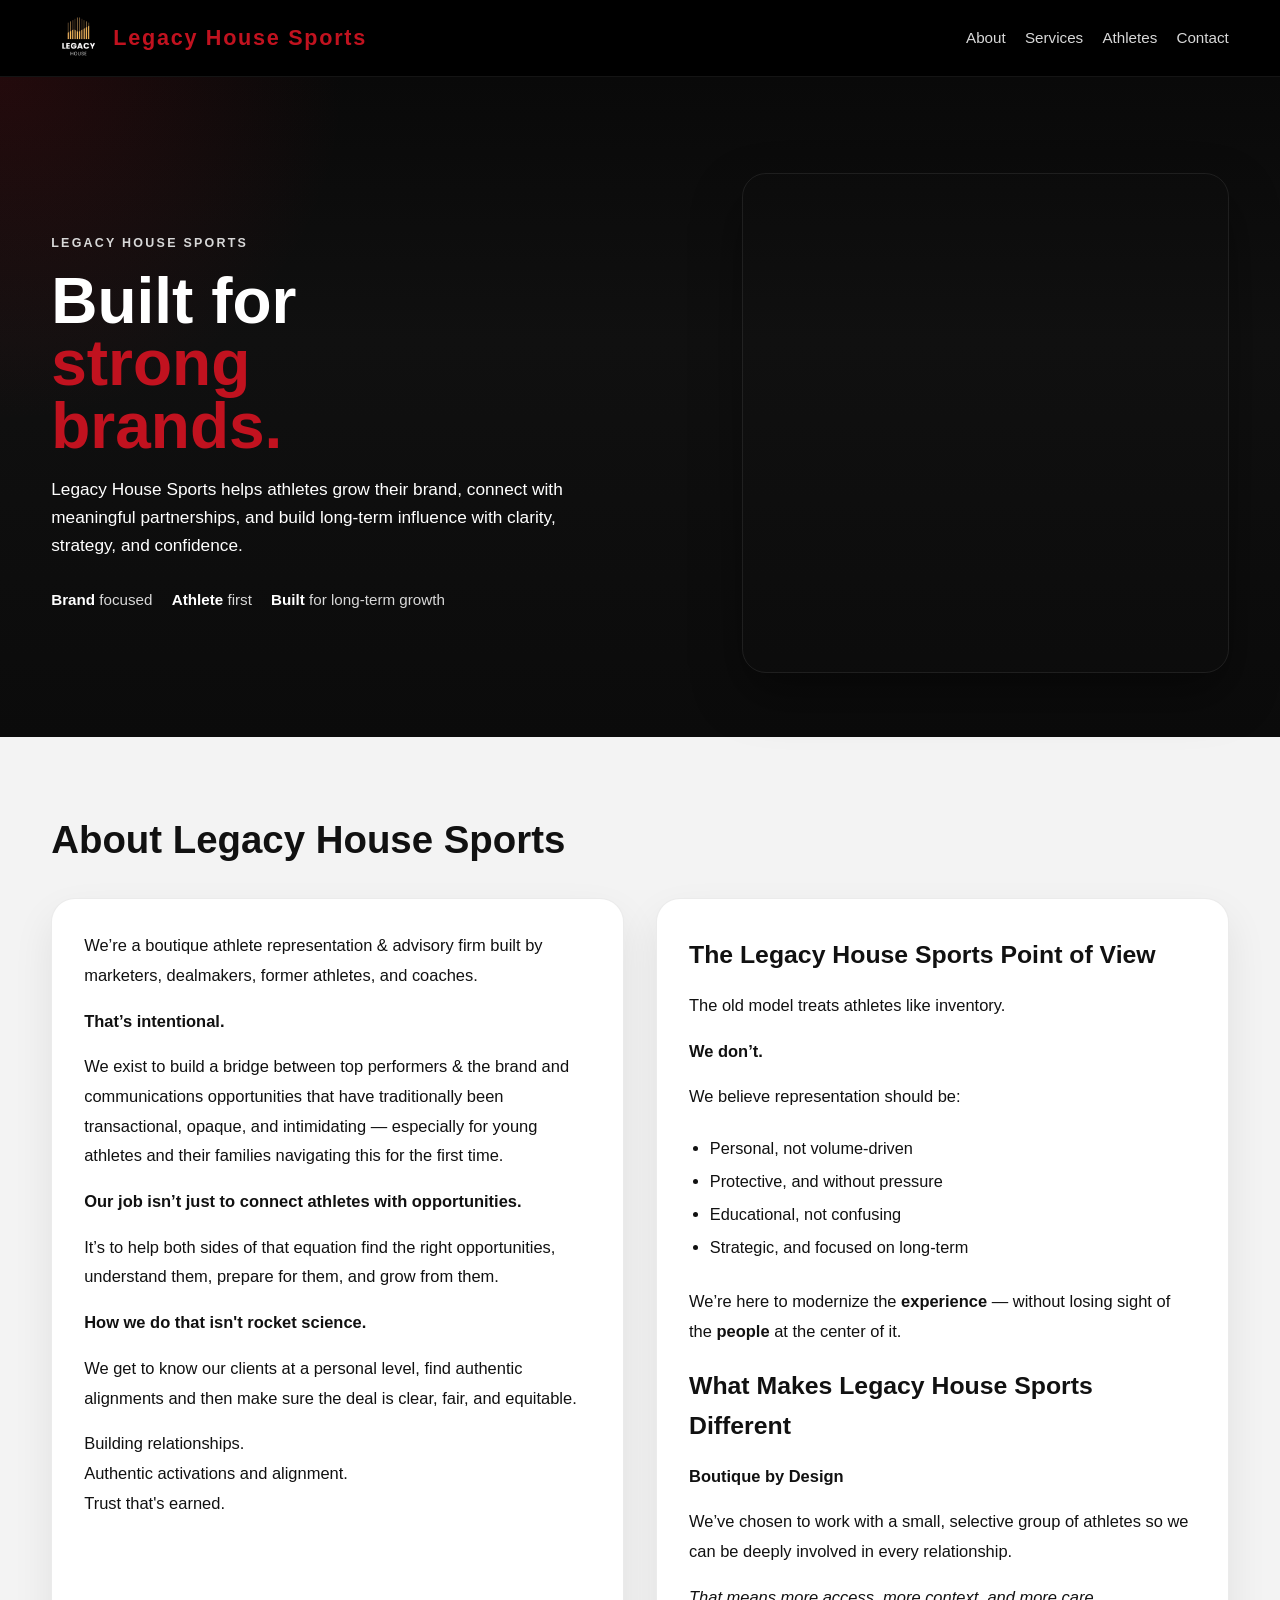
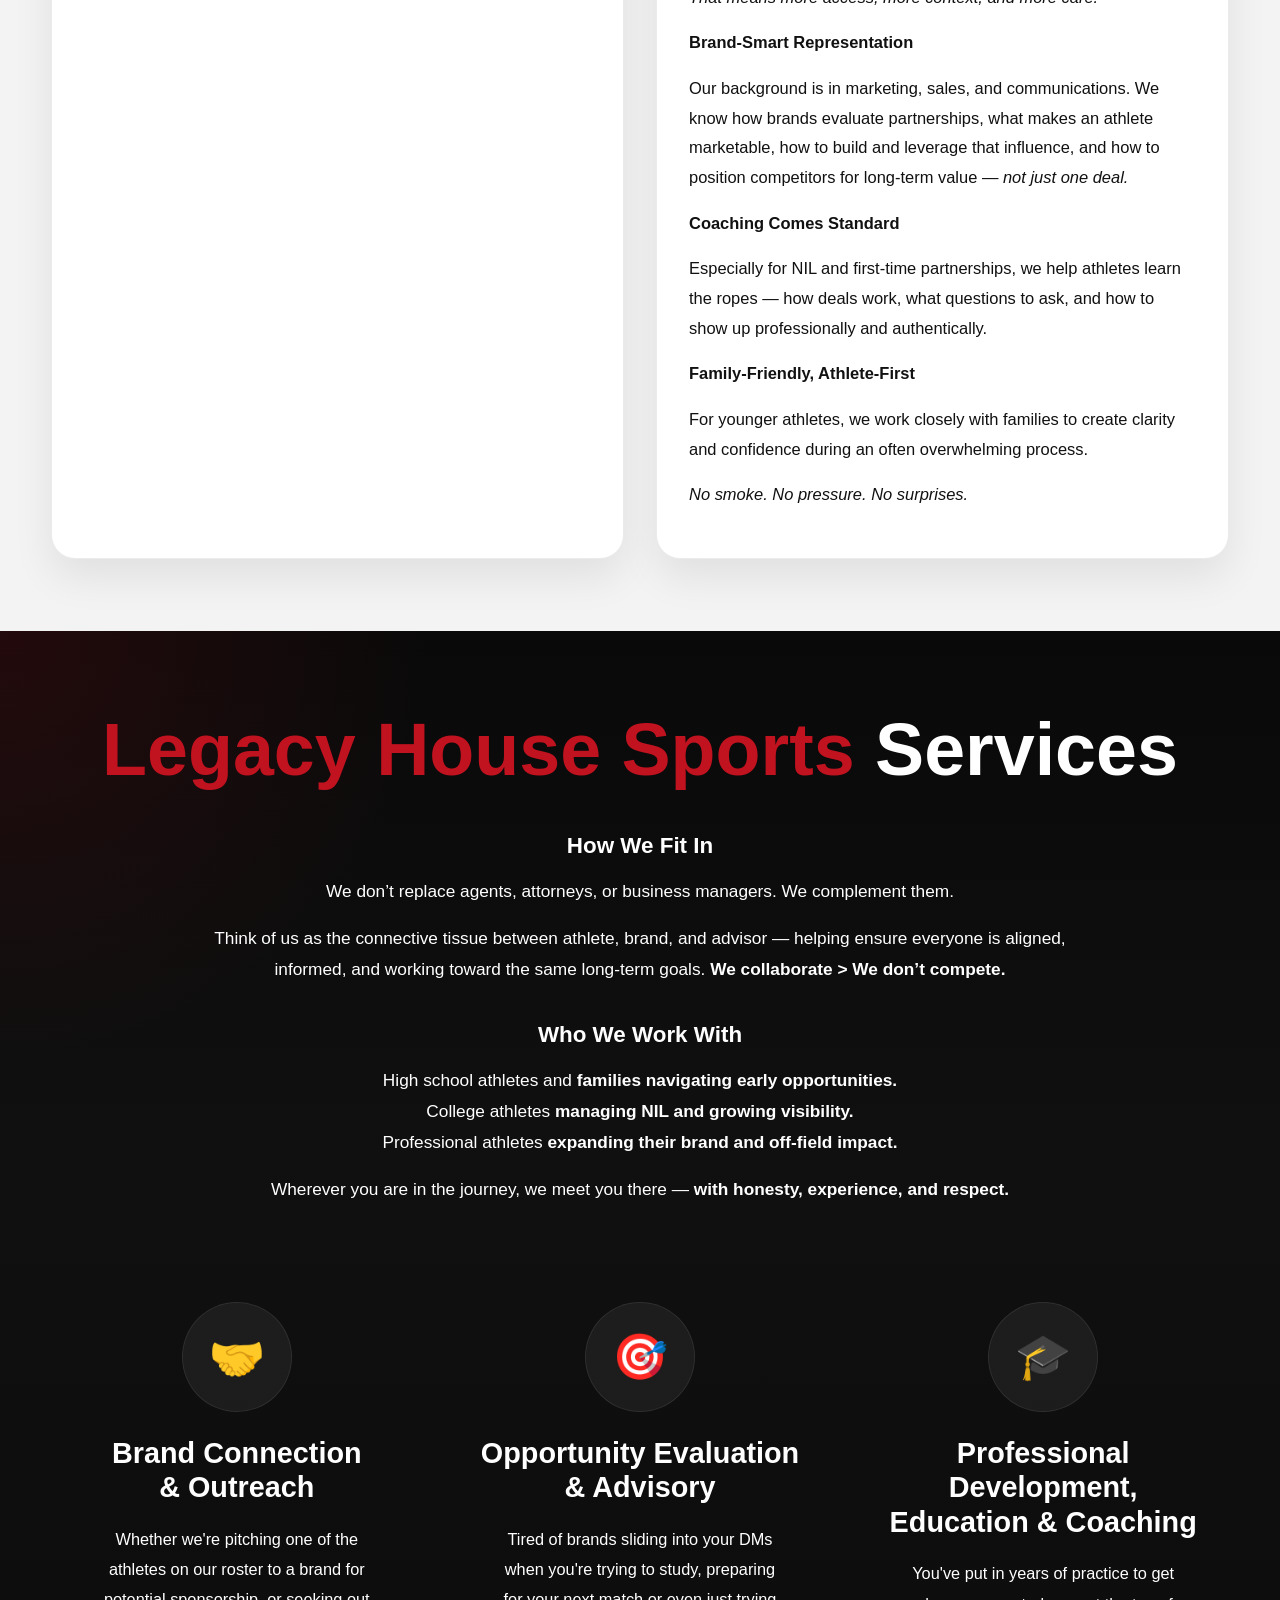
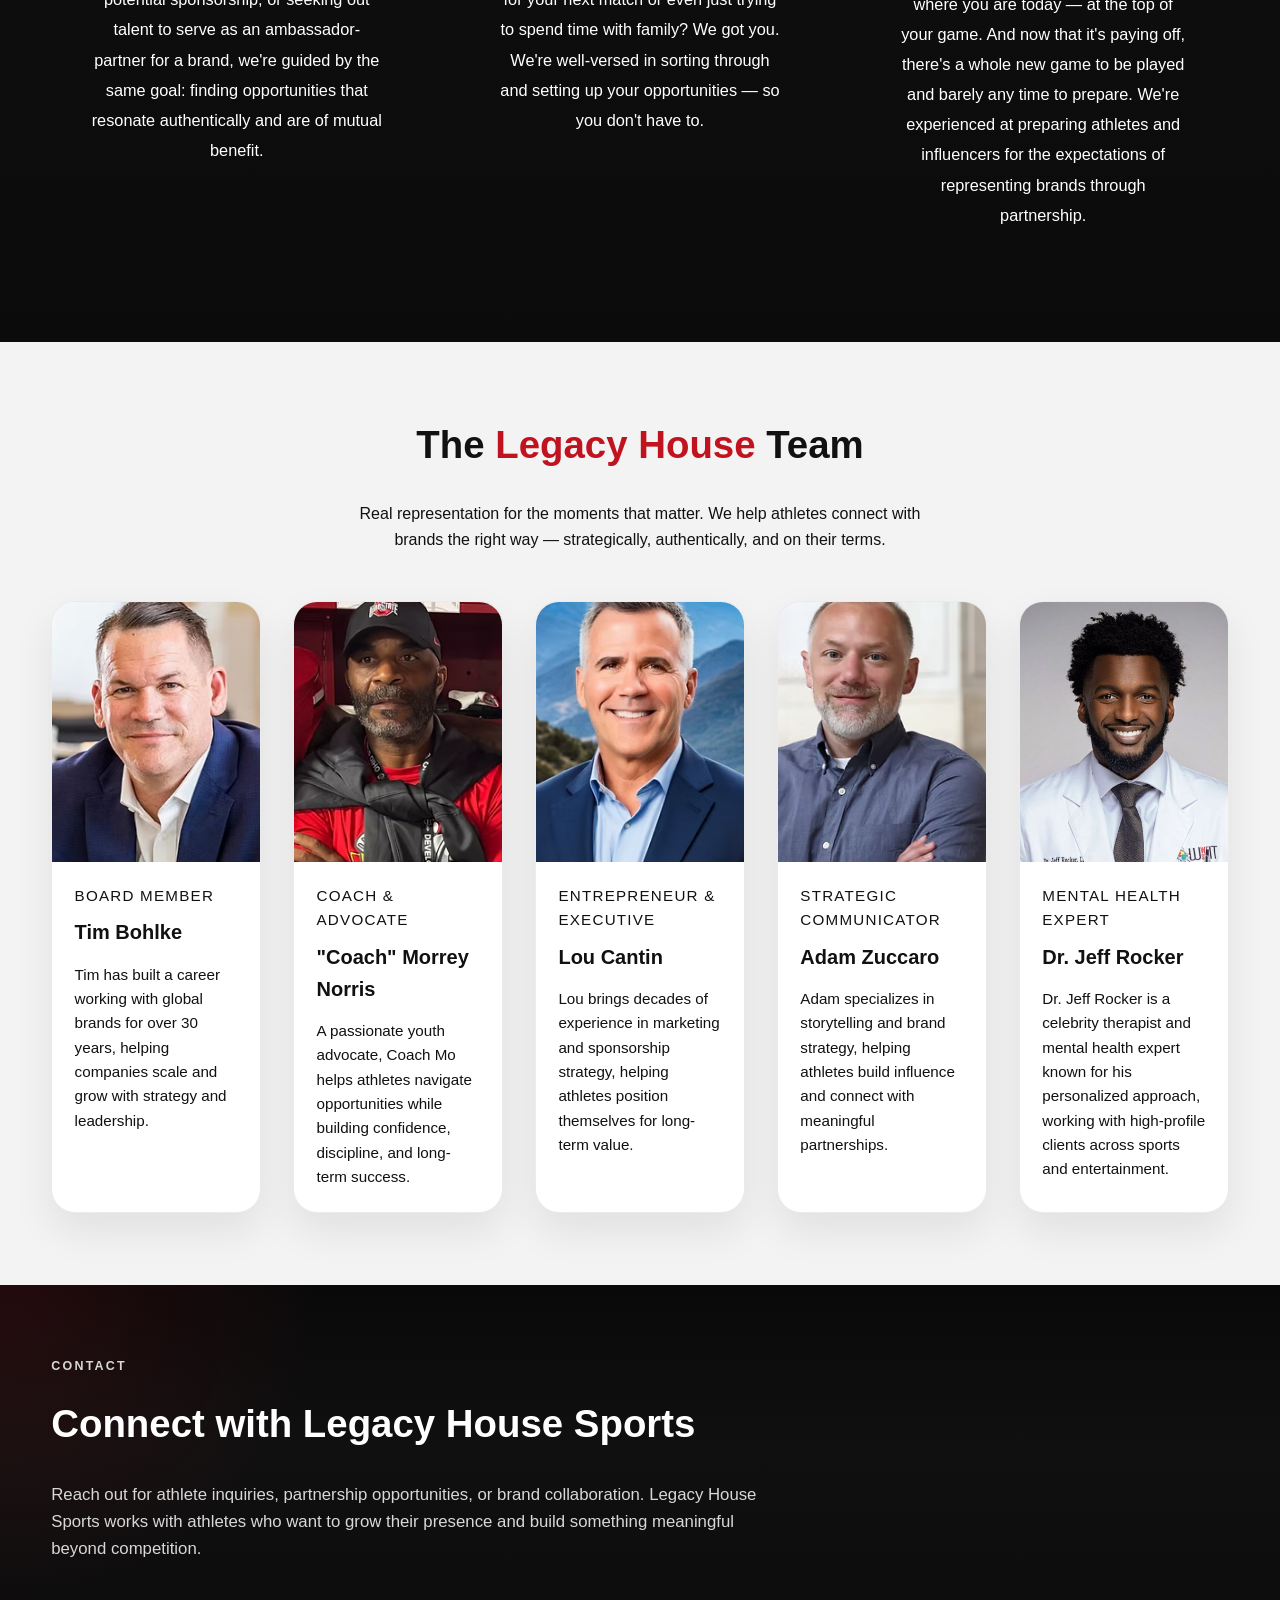
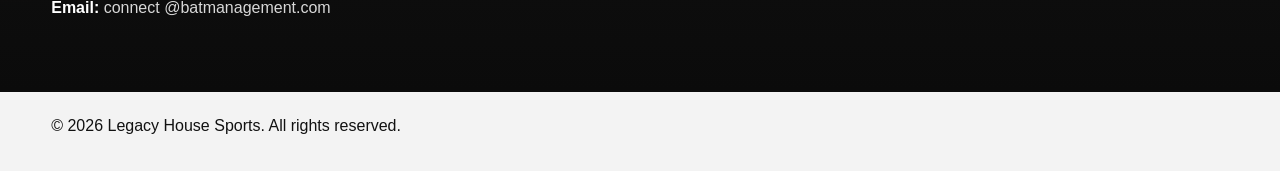
<file: index.html>
<!DOCTYPE html>
<html lang="en">
<head>
  <meta charset="UTF-8" />
  <meta name="viewport" content="width=device-width, initial-scale=1.0" />

  <title>Legacy House Sports | Athlete-First Representation</title>
  <meta name="description" content="Legacy House Sports helps athletes grow their brand, connect with meaningful partnerships, and build long-term influence." />

  <!-- IMPORTANT: remove noimageindex -->
  <meta name="robots" content="index, follow">

  <!-- Open Graph (MAIN PREVIEW) -->
  <meta property="og:type" content="website" />
  <meta property="og:title" content="Legacy House Sports" />
  <meta property="og:description" content="Helping athletes grow their brand and build long-term partnerships." />
  <meta property="og:url" content="https://legacyhousesports.com/" />
  <meta property="og:image" content="pictures/Screenshot 2026-03-20 074750.png" />

  <!-- Twitter -->
  <meta name="twitter:card" content="summary_large_image" />
  <meta name="twitter:title" content="Legacy House Sports" />
  <meta name="twitter:description" content="Helping athletes grow their brand and build long-term partnerships." />
  <meta name="twitter:image" content="pictures/Screenshot 2026-03-20 074750.png" />

  <link rel="stylesheet" href="styles.css" />
</head>
<body>
  <header class="site-header">
    <div class="container nav">
      <a href="#home" class="logo">
  <img src="pictures/Screenshot 2026-03-20 074750.png" alt="Legacy House Sports logo" />
  <span>Legacy <span class="accent">House</span> Sports</span>
</a>
      <nav class="nav-links">
        <a href="#about">About</a>
        <a href="#services">Services</a>
         <a href="athletes.html">Athletes</a>
        <a href="#contact">Contact</a>
      </nav>
    </div>
  </header>

  <main>
    <section class="hero section-dark" id="home">
      <div class="container hero-grid">
        <div class="hero-copy">
          <div class="eyebrow">Legacy House Sports</div>
          <h1>Built for <span>strong brands.</span></h1>
          <p>
            Legacy House Sports helps athletes grow their brand, connect with meaningful partnerships, and build long-term influence with clarity, strategy, and confidence.
          </p>


          <div class="hero-strip">
            <span><strong>Brand</strong> focused</span>
            <span><strong>Athlete</strong> first</span>
            <span><strong>Built</strong> for long-term growth</span>
          </div>
        </div> 

        <div class="hero-image hero-slider">
        <div class="hero-slide"></div>
        <div class="hero-slide"></div>
        <div class="hero-slide"></div>
        <div class="hero-slide"></div>
       </div>
      </div>
    </section>

    <section id="about" class="section-light">
      <div class="container">
        <div class="section-head">
          <h2>About Legacy House Sports</h2>
        </div>

        <div class="about-grid">
          <div class="about-card light-card">
            <p>
              We’re a boutique athlete representation &amp; advisory firm built by marketers, dealmakers, former athletes, and coaches.
            </p>

            <p><strong>That’s intentional.</strong></p>

            <p>
              We exist to build a bridge between top performers &amp; the brand and communications opportunities that have traditionally been transactional, opaque, and intimidating — especially for young athletes and their families navigating this for the first time.
            </p>

            <p>
              <strong>Our job isn’t just to connect athletes with opportunities.</strong>
            </p>

            <p>
              It’s to help both sides of that equation find the right opportunities, understand them, prepare for them, and grow from them.
            </p>

            <p>
              <strong>How we do that isn't rocket science.</strong>
            </p>

            <p>
              We get to know our clients at a personal level, find authentic alignments and then make sure the deal is clear, fair, and equitable.
            </p>

            <p>
              Building relationships.<br />
              Authentic activations and alignment.<br />
              Trust that's earned.
            </p>
          </div>

          <div class="about-card light-card">
            <h3>The Legacy House Sports Point of View</h3>

            <p>The old model treats athletes like inventory.</p>

            <p><strong>We don’t.</strong></p>

            <p>We believe representation should be:</p>

            <ul>
              <li>Personal, not volume-driven</li>
              <li>Protective, and without pressure</li>
              <li>Educational, not confusing</li>
              <li>Strategic, and focused on long-term</li>
            </ul>

            <p>
              We’re here to modernize the <strong>experience</strong> — without losing sight of the <strong>people</strong> at the center of it.
            </p>

            <h3>What Makes Legacy House Sports Different</h3>

            <p><strong>Boutique by Design</strong></p>

            <p>
              We’ve chosen to work with a small, selective group of athletes so we can be deeply involved in every relationship.
            </p>

            <p><em>That means more access, more context, and more care.</em></p>

            <p><strong>Brand-Smart Representation</strong></p>

            <p>
              Our background is in marketing, sales, and communications. We know how brands evaluate partnerships, what makes an athlete marketable, how to build and leverage that influence, and how to position competitors for long-term value — <em>not just one deal.</em>
            </p>

            <p><strong>Coaching Comes Standard</strong></p>

            <p>
              Especially for NIL and first-time partnerships, we help athletes learn the ropes — how deals work, what questions to ask, and how to show up professionally and authentically.
            </p>

            <p><strong>Family-Friendly, Athlete-First</strong></p>

            <p>
              For younger athletes, we work closely with families to create clarity and confidence during an often overwhelming process.
            </p>

            <p><em>No smoke. No pressure. No surprises.</em></p>
          </div>
        </div>
      </div>
    </section>

    <section id="services" class="section-dark">
      <div class="container services-section">
        <div class="services-header">
          <h2><span>Legacy House Sports</span> Services</h2>
        </div>

        <div class="services-intro">
          <h3>How We Fit In</h3>
          <p>
            We don’t replace agents, attorneys, or business managers. We complement them.
          </p>
          <p>
            Think of us as the connective tissue between athlete, brand, and advisor — helping ensure everyone is aligned, informed, and working toward the same long-term goals.
            <strong>We collaborate &gt; We don’t compete.</strong>
          </p>

          <h3>Who We Work With</h3>
          <p>
            High school athletes and <strong>families navigating early opportunities.</strong><br />
            College athletes <strong>managing NIL and growing visibility.</strong><br />
            Professional athletes <strong>expanding their brand and off-field impact.</strong>
          </p>

          <p class="services-closing">
            Wherever you are in the journey, we meet you there —
            <strong>with honesty, experience, and respect.</strong>
          </p>
        </div>

        <div class="services-cards">
          <div class="service-card dark-card">
            <div class="service-icon">🤝</div>
            <h3>Brand Connection<br />&amp; Outreach</h3>
            <p>
              Whether we're pitching one of the athletes on our roster to a brand for potential sponsorship, or seeking out talent to serve as an ambassador-partner for a brand, we're guided by the same goal: finding opportunities that resonate authentically and are of mutual benefit.
            </p>
          </div>

          <div class="service-card dark-card">
            <div class="service-icon">🎯</div>
            <h3>Opportunity Evaluation<br />&amp; Advisory</h3>
            <p>
              Tired of brands sliding into your DMs when you're trying to study, preparing for your next match or even just trying to spend time with family? We got you. We're well-versed in sorting through and setting up your opportunities — so you don't have to.
            </p>
          </div>

          <div class="service-card dark-card">
            <div class="service-icon">🎓</div>
            <h3>Professional Development,<br />Education &amp; Coaching</h3>
            <p>
              You've put in years of practice to get where you are today — at the top of your game. And now that it's paying off, there's a whole new game to be played and barely any time to prepare. We're experienced at preparing athletes and influencers for the expectations of representing brands through partnership.
            </p>
          </div>
        </div>
      </div>
    </section>







    <section id="team" class="section-light">
  <div class="container">

    <div class="section-head" style="text-align:center; flex-direction:column; align-items:center;">
      <h2>The <span style="color:#c1121f;">Legacy House</span> Team</h2>
      <p style="max-width:600px; margin-top:10px;">
        Real representation for the moments that matter. We help athletes connect with brands the right way — strategically, authentically, and on their terms.
      </p>
    </div>

    <div class="team-grid">

      <!-- CARD 1 -->
      <div class="team-card">
        <img src="pictures/Screenshot 2026-03-17 000734.png" alt="Team member">
        <div class="team-content">
          <p class="team-role">Board Member</p>
          <h3>Tim Bohlke</h3>
          <p>
            Tim has built a career working with global brands for over 30 years, helping companies scale and grow with strategy and leadership.
          </p>
        </div>
      </div>

      <!-- CARD 2 -->
      <div class="team-card">
        <img src="pictures/Screenshot 2026-03-17 000814.png" alt="Team member">
        <div class="team-content">
          <p class="team-role">Coach & Advocate</p>
          <h3>"Coach" Morrey Norris</h3>
          <p>
            A passionate youth advocate, Coach Mo helps athletes navigate opportunities while building confidence, discipline, and long-term success.
          </p>
        </div>
      </div>

      <!-- CARD 3 -->
      <div class="team-card">
        <img src="pictures/Screenshot 2026-03-17 000834.png" alt="Team member">
        <div class="team-content">
          <p class="team-role">Entrepreneur & Executive</p>
          <h3>Lou Cantin</h3>
          <p>
            Lou brings decades of experience in marketing and sponsorship strategy, helping athletes position themselves for long-term value.
          </p>
        </div>
      </div>

      <!-- CARD 4 -->
      <div class="team-card">
        <img src="pictures/Screenshot 2026-03-17 000852.png" alt="Team member">
        <div class="team-content">
          <p class="team-role">Strategic Communicator</p>
          <h3>Adam Zuccaro</h3>
          <p>
            Adam specializes in storytelling and brand strategy, helping athletes build influence and connect with meaningful partnerships.
          </p>
        </div>
      </div>


            <!-- CARD 5 -->
      <div class="team-card">
        <img src="pictures/Screenshot 2026-03-22 171822.png" alt="Team member">
        <div class="team-content">
          <p class="team-role">Mental Health Expert</p>
          <h3>Dr. Jeff Rocker</h3>
          <p>
            Dr. Jeff Rocker is a celebrity therapist and mental health expert known for his personalized approach, working with high-profile clients across sports and entertainment.
          </p>
        </div>
      </div>

    </div>
  </div>
</section>





    <section id="contact" class="section-dark">
      <div class="container">
        <div class="section-head">
          <div>
            <div class="eyebrow dark-eyebrow">Contact</div>
            <h2>Connect with Legacy House Sports</h2>
          </div>
        </div>

        <div class="contact-layout">
          <p>
            Reach out for athlete inquiries, partnership opportunities, or brand collaboration. Legacy House Sports works with athletes who want to grow their presence and build something meaningful beyond competition.
          </p>

          <div class="contact-details">
            <div><strong>Email:</strong> connect @batmanagement.com</div>
          </div>
        </div>
      </div>
    </section>
  </main>

  <footer class="footer section-light">
    <div class="container footer-inner">
      <p>© 2026 Legacy House Sports. All rights reserved.</p>
    </div>
  </footer>
</body>
</html>
</file>
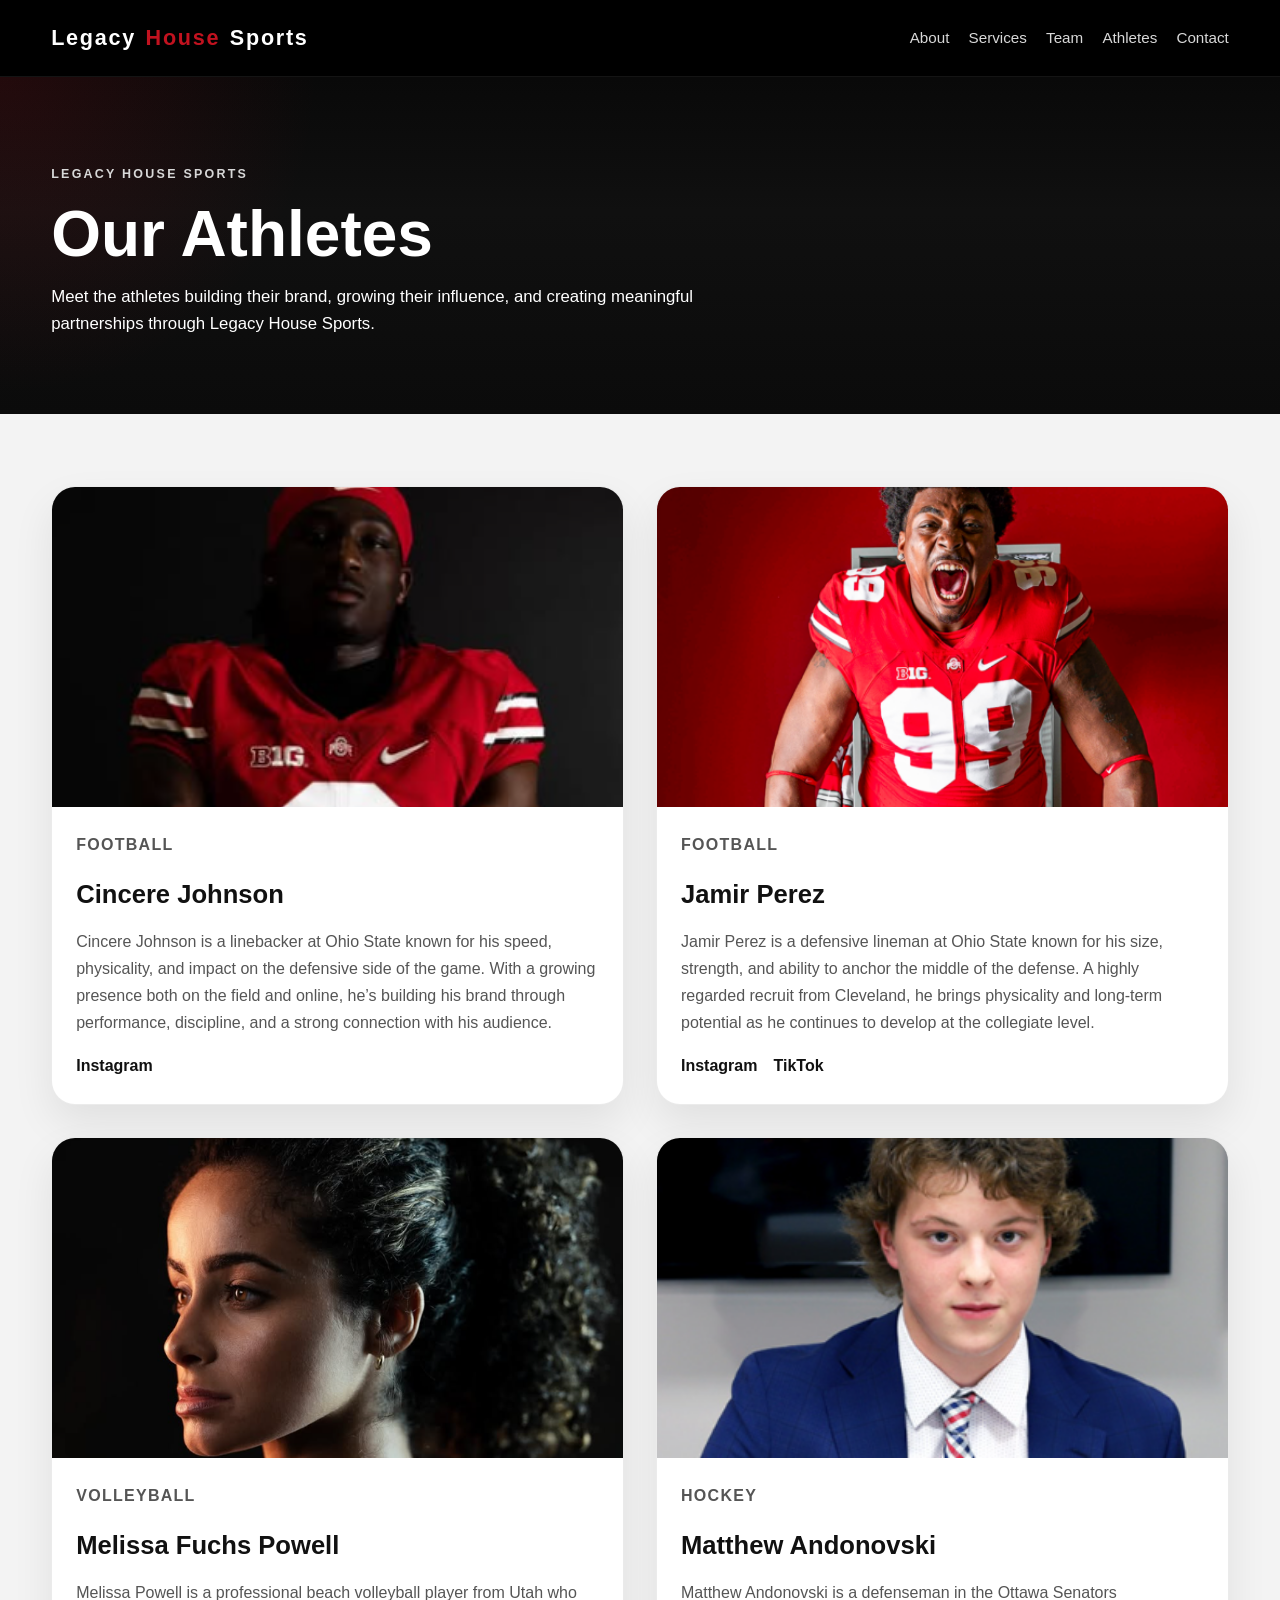
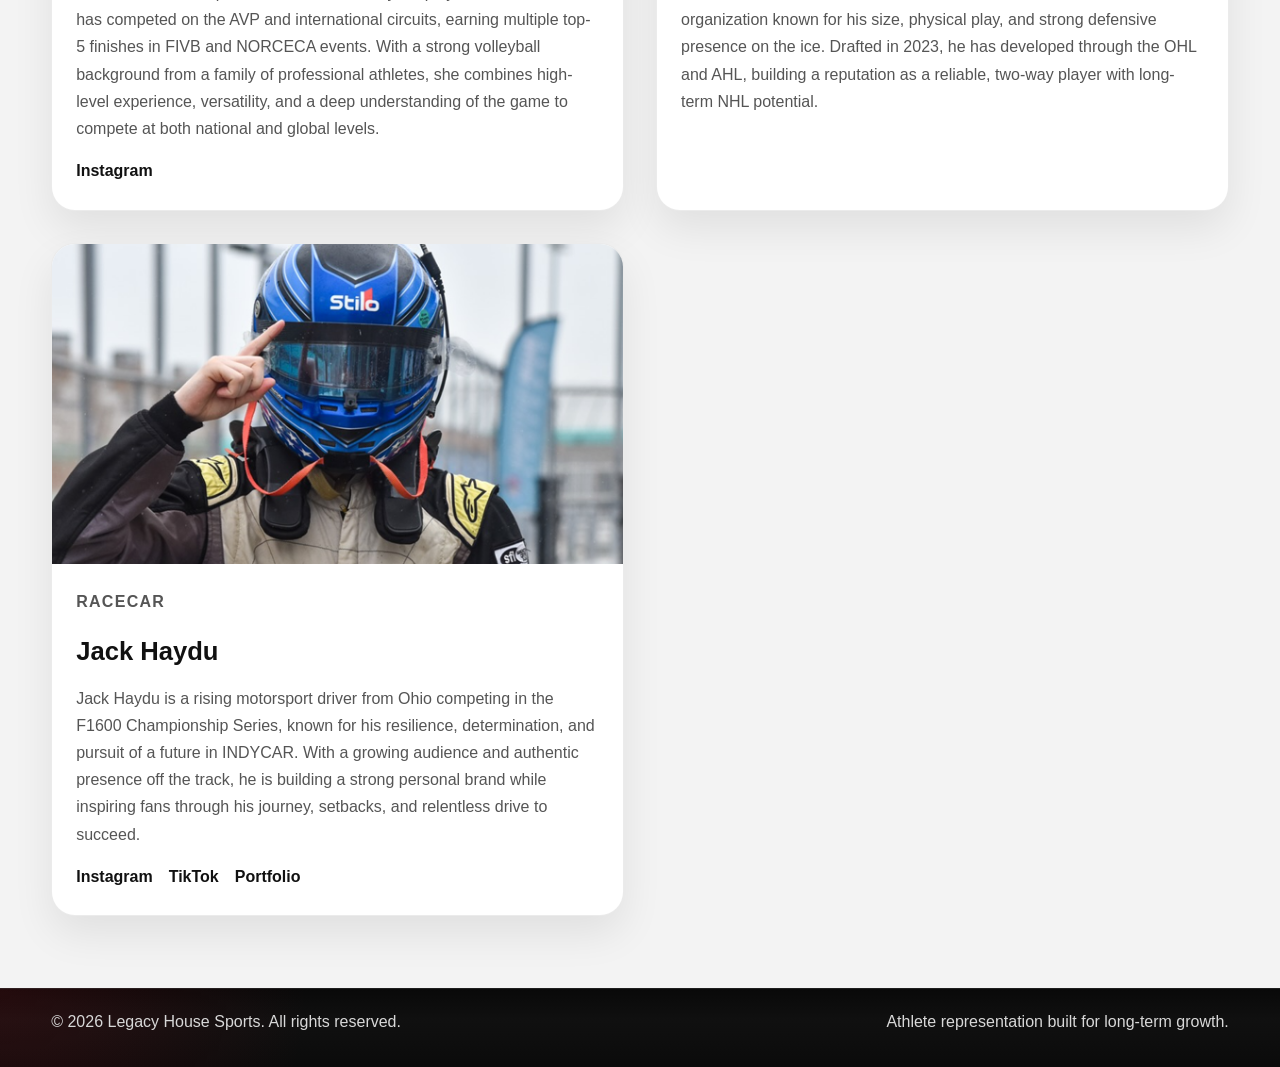
<file: athletes.html>
<!DOCTYPE html>
<html lang="en">
<head>
  <meta charset="UTF-8" />
  <meta name="viewport" content="width=device-width, initial-scale=1.0" />
  <title>Legacy House Sports | Athletes</title>
  <link rel="stylesheet" href="styles.css" />
</head>
<body>
  <header class="site-header">
    <div class="container nav">
      <a href="index.html" class="logo">Legacy <span>House</span> Sports</a>
      <nav class="nav-links">
        <a href="index.html#about">About</a>
        <a href="index.html#services">Services</a>
        <a href="index.html#team">Team</a>
        <a href="athletes.html">Athletes</a>
        <a href="index.html#contact">Contact</a>
      </nav>
    </div>
  </header>

  <main>
    <section class="section-dark athletes-hero">
      <div class="container">
        <div class="section-head athletes-head">
          <div>
            <div class="eyebrow">Legacy House Sports</div>
            <h1>Our Athletes</h1>
            <p>
              Meet the athletes building their brand, growing their influence, and creating meaningful partnerships through Legacy House Sports.
            </p>
          </div>
        </div>
      </div>
    </section>

    <section class="section-light">
      <div class="container">
        <div class="athletes-grid">

          <div class="athlete-card">
            <img src="pictures/Screenshot 2026-03-17 155053.png" alt="Cincere Johnson" />
            <div class="athlete-content">
              <p class="athlete-role">Football</p>
              <h2>Cincere Johnson</h2>
              <p>
                Cincere Johnson is a linebacker at Ohio State known for his speed, physicality, and impact on the defensive side of the game. With a growing presence both on the field and online, he’s building his brand through performance, discipline, and a strong connection with his audience.
              </p>
              <div class="athlete-socials">
                <a href="https://www.instagram.com/cincxre/">Instagram</a>
              </div>
            </div>
          </div>

          <div class="athlete-card">
            <img src="pictures/Screenshot 2026-03-17 161730.png" alt="Jamir Perez" />
            <div class="athlete-content">
              <p class="athlete-role">Football</p>
              <h2>Jamir Perez</h2>
              <p>
                Jamir Perez is a defensive lineman at Ohio State known for his size, strength, and ability to anchor the middle of the defense. A highly regarded recruit from Cleveland, he brings physicality and long-term potential as he continues to develop at the collegiate level.
              </p>
              <div class="athlete-socials">
                <a href="https://www.instagram.com/jackhayduracing/">Instagram</a>
                <a href="https://www.tiktok.com/@jack_haydu_racing">TikTok</a>
              </div>
            </div>
          </div>



          <div class="athlete-card">
            <img src="pictures/Screenshot 2026-03-17 160334.png" alt="Melissa Fuchs Powell" />
            <div class="athlete-content">
              <p class="athlete-role">Volleyball</p>
              <h2>Melissa Fuchs Powell</h2>
              <p>
                Melissa Powell is a professional beach volleyball player from Utah who has competed on the AVP and international circuits, earning multiple top-5 finishes in FIVB and NORCECA events. With a strong volleyball background from a family of professional athletes, she combines high-level experience, versatility, and a deep understanding of the game to compete at both national and global levels.
              </p>
              <div class="athlete-socials">
                <a href="https://www.instagram.com/melissalessa/">Instagram</a>
              </div>
            </div>
          </div>

          <div class="athlete-card">
            <img src="pictures/Screenshot 2026-03-17 160942.png" alt="Matthew Andonovski" />
            <div class="athlete-content">
              <p class="athlete-role">Hockey</p>
              <h2>Matthew Andonovski</h2>
              <p>
                Matthew Andonovski is a defenseman in the Ottawa Senators organization known for his size, physical play, and strong defensive presence on the ice. Drafted in 2023, he has developed through the OHL and AHL, building a reputation as a reliable, two-way player with long-term NHL potential.
              </p>
              <div class="athlete-socials">
              </div>
            </div>
          </div>

          <div class="athlete-card">
            <img src="pictures/Screenshot 2026-03-17 161910.png" alt="Jack Haydu" />
            <div class="athlete-content">
              <p class="athlete-role">Racecar</p>
              <h2>Jack Haydu</h2>
              <p>
                Jack Haydu is a rising motorsport driver from Ohio competing in the F1600 Championship Series, known for his resilience, determination, and pursuit of a future in INDYCAR. With a growing audience and authentic presence off the track, he is building a strong personal brand while inspiring fans through his journey, setbacks, and relentless drive to succeed.
              </p>
              <div class="athlete-socials">
                <a href="https://www.instagram.com/jackhayduracing/">Instagram</a>
                <a href="https://www.tiktok.com/@jack_haydu_racing">TikTok</a>
                <a href="jackhaydu.html">Portfolio</a>
              </div>
            </div>
          </div>


          




        </div>
      </div>
    </section>
  </main>

  <footer class="footer section-dark">
    <div class="container footer-inner">
      <p>© 2026 Legacy House Sports. All rights reserved.</p>
      <p>Athlete representation built for long-term growth.</p>
    </div>
  </footer>
</body>
</html>
</file>
<file: styles.css>
:root {
  --bg-dark: #0a0a0a;
  --bg-dark-alt: #111111;
  --bg-light: #f3f3f3;
  --bg-light-card: #ffffff;
  --text-dark: #111111;
  --text-light: #ffffff;
  --muted-dark: #555555;
  --muted-light: #d8d8d8;
  --accent: #c1121f;
  --line-dark: rgba(255, 255, 255, 0.08);
  --line-light: rgba(0, 0, 0, 0.08);
  --shadow-dark: 0 22px 50px rgba(0, 0, 0, 0.4);
  --shadow-light: 0 18px 40px rgba(0, 0, 0, 0.08);
  --radius: 24px;
  --max-width: 1180px;
}

* {
  box-sizing: border-box;
  margin: 0;
  padding: 0;
}

html {
  scroll-behavior: smooth;
}

body {
  font-family: Arial, Helvetica, sans-serif;
  line-height: 1.6;
  background: var(--bg-dark);
  color: var(--text-light);
}

a {
  color: inherit;
  text-decoration: none;
}

section {
  padding: 4.5rem 0;
}

.container {
  width: min(92%, var(--max-width));
  margin: 0 auto;
}

/* alternating sections */

.section-dark {
  background:
    radial-gradient(circle at top left, rgba(193, 18, 31, 0.14), transparent 24%),
    linear-gradient(180deg, #090909 0%, #101010 40%, #0b0b0b 100%);
  color: var(--text-light);
}

.section-light {
  background: var(--bg-light);
  color: var(--text-dark);
}

/* HEADER */

.site-header {
  position: sticky;
  top: 0;
  z-index: 100;
  background: #000000; /* pure black */
  backdrop-filter: blur(12px);
  border-bottom: 1px solid var(--line-dark);
}

.logo {
  display: flex;
  align-items: center;
  gap: 0.6rem;
  font-size: 1.35rem;
  font-weight: 800;
  letter-spacing: 0.08em;
  color: var(--text-light);
}

.logo img {
  height: 50px; /* bigger logo */
  width: auto;
}

.logo .accent {
  color: var(--accent);
}
.nav {
  min-height: 76px;
  display: flex;
  align-items: center;
  justify-content: space-between;
  gap: 1.5rem;
}

.logo {
  font-size: 1.35rem;
  font-weight: 800;
  letter-spacing: 0.08em;
  text-transform: none;
  color: var(--text-light);
}

.logo span {
  color: var(--accent);
}

.nav-links {
  display: flex;
  flex-wrap: wrap;
  gap: 1.2rem;
  font-size: 0.95rem;
}

.nav-links a {
  color: var(--muted-light);
  transition: 0.25s ease;
}

.nav-links a:hover,
.nav-links a:focus-visible {
  color: var(--text-light);
}

/* HERO */

.hero {
  padding: 6rem 0 4rem;
}

.hero-grid {
  display: grid;
  grid-template-columns: 1.15fr 0.85fr;
  gap: 2rem;
  align-items: center;
}

.eyebrow {
  margin-bottom: 1rem;
  font-size: 0.78rem;
  font-weight: 700;
  letter-spacing: 0.18em;
  text-transform: uppercase;
  color: var(--muted-light);
}

.dark-eyebrow {
  color: var(--muted-dark);
}

.hero h1 {
  max-width: 10ch;
  margin-bottom: 1.15rem;
  font-size: clamp(2.8rem, 5vw, 5.4rem);
  line-height: 0.98;
}

.hero h1 span {
  color: var(--accent);
}

.hero p {
  max-width: 58ch;
  margin-bottom: 1.8rem;
  font-size: 1.08rem;
  color: var(--text-light);
}

.hero-links,
.hero-strip {
  display: flex;
  flex-wrap: wrap;
  gap: 1.2rem;
}

.hero-links {
  margin-bottom: 2rem;
  font-size: 0.98rem;
  letter-spacing: 0.04em;
  text-transform: uppercase;
}

.hero-links a {
  padding-bottom: 0.2rem;
  border-bottom: 2px solid transparent;
  transition: 0.25s ease;
}

.hero-links a:hover,
.hero-links a:focus-visible {
  color: var(--accent);
  border-color: var(--accent);
}

.hero-strip {
  font-size: 0.95rem;
  color: var(--muted-light);
}

.hero-strip strong {
  color: var(--text-light);
}

.hero-image {
  position: relative;
  min-height: 500px;
  border: 1px solid var(--line-dark);
  border-radius: var(--radius);
  box-shadow: var(--shadow-dark);
  overflow: hidden;
}

.hero-slider {
  isolation: isolate;
}

.hero-slide {
  position: absolute;
  inset: 0;
  opacity: 0;
  animation: heroFade 16s infinite;
  background-size: cover;
  background-position: center;
  background-repeat: no-repeat;
  transform: scale(1.03);
}

.hero-slide::after {
  content: "";
  position: absolute;
  inset: 0;
  background: linear-gradient(
    180deg,
    rgba(8, 8, 8, 0.2),
    rgba(8, 8, 8, 0.65)
  );
}

.hero-slide:nth-child(1) {
  background-image: url('https://images.unsplash.com/photo-1517649763962-0c623066013b?auto=format&fit=crop&w=1200&q=80');
  animation-delay: 0s;
}

.hero-slide:nth-child(2) {
  background-image: url('https://images.unsplash.com/photo-1518604666860-9ed391f76460?auto=format&fit=crop&w=1200&q=80');
  animation-delay: 4s;
}

.hero-slide:nth-child(3) {
  background-image: url('https://images.unsplash.com/photo-1547347298-4074fc3086f0?auto=format&fit=crop&w=1200&q=80');
  animation-delay: 8s;
}

.hero-slide:nth-child(4) {
  background-image: url('https://images.unsplash.com/photo-1517836357463-d25dfeac3438?auto=format&fit=crop&w=1200&q=80');
  animation-delay: 12s;
}

@keyframes heroFade {
  0% {
    opacity: 0;
  }
  6% {
    opacity: 1;
  }
  24% {
    opacity: 1;
  }
  30% {
    opacity: 0;
  }
  100% {
    opacity: 0;
  }
}

/* SECTION HEAD */

.section-head {
  display: flex;
  justify-content: space-between;
  align-items: end;
  gap: 1rem;
  margin-bottom: 1.75rem;
}

.section-head h2 {
  font-size: clamp(1.8rem, 3vw, 2.9rem);
}

/* ABOUT */

.about-grid {
  display: grid;
  grid-template-columns: 1fr 1fr;
  gap: 2rem;
  align-items: stretch;
}

.about-card {
  padding: 2rem;
  border-radius: var(--radius);
  display: flex;
  flex-direction: column;
  height: 100%;
}

.light-card {
  background: var(--bg-light-card);
  border: 1px solid var(--line-light);
  box-shadow: var(--shadow-light);
  color: var(--text-dark);
}

.about-card h3 {
  margin-top: 0.25rem;
  margin-bottom: 1rem;
  font-size: 1.55rem;
}

.about-card p {
  margin-bottom: 1rem;
  font-size: 1.03rem;
  line-height: 1.8;
}

.about-card ul {
  margin: 0.4rem 0 1.2rem 1.3rem;
}

.about-card li {
  margin-bottom: 0.45rem;
  font-size: 1.02rem;
}

/* SERVICES */

#services {
  padding: 5rem 0;
}

.services-section {
  text-align: center;
}

.services-header {
  margin-bottom: 2.5rem;
}

.services-number {
  font-size: clamp(3rem, 6vw, 4.5rem);
  font-weight: 300;
  line-height: 1;
  color: var(--text-light);
  opacity: 0.9;
  margin-bottom: 0.5rem;
}

.services-header h2 {
  font-size: clamp(2.3rem, 6vw, 4.6rem);
  line-height: 1.05;
  font-weight: 800;
}

.services-header h2 span {
  color: var(--accent);
}

.services-intro {
  max-width: 950px;
  margin: 0 auto 4rem;
}

.services-intro h3 {
  font-size: 1.4rem;
  font-weight: 800;
  margin: 2rem 0 0.75rem;
  color: var(--text-light);
}

.services-intro p {
  max-width: 920px;
  margin: 0 auto 1rem;
  color: var(--text-light);
  font-size: 1.08rem;
  line-height: 1.8;
}

.services-closing {
  margin-top: 2rem;
}

.services-cards {
  display: grid;
  grid-template-columns: repeat(3, 1fr);
  gap: 2rem;
  align-items: stretch;
  margin-top: 3rem;
}

.service-card {
  padding: 2rem 1.5rem;
  border-radius: var(--radius);
  height: 100%;
}

.dark-card {
  background: transparent;
  border: none;
  box-shadow: none;
}

.service-icon {
  width: 110px;
  height: 110px;
  margin: 0 auto 1.5rem;
  border-radius: 50%;
  background: rgba(255, 255, 255, 0.06);
  border: 1px solid var(--line-dark);
  display: flex;
  align-items: center;
  justify-content: center;
  font-size: 2.8rem;
}

.service-card h3 {
  font-size: 1.8rem;
  line-height: 1.2;
  margin-bottom: 1.2rem;
  color: var(--text-light);
}

.service-card p {
  color: var(--text-light);
  font-size: 1.02rem;
  line-height: 1.85;
  max-width: 32ch;
  margin: 0 auto;
}



/* TEAM SECTION */

.team-grid {
  display: grid;
  grid-template-columns: repeat(5, 1fr);
  gap: 2rem;
  margin-top: 3rem;
}

.team-card {
  background: var(--bg-light-card);
  border-radius: var(--radius);
  overflow: hidden;
  border: 1px solid var(--line-light);
  box-shadow: var(--shadow-light);
  display: flex;
  flex-direction: column;
  height: 100%;
}

.team-card img {
  width: 100%;
  height: 260px;
  object-fit: cover;
}

.team-content {
  padding: 1.4rem;
  display: flex;
  flex-direction: column;
  gap: 0.5rem;
}

.team-role {
  font-size: 0.8rem;
  letter-spacing: 0.08em;
  text-transform: uppercase;
  color: var(--muted-dark);
}

.team-card h3 {
  font-size: 1.25rem;
  margin-bottom: 0.4rem;
}

.team-card p {
  font-size: 0.95rem;
  color: var(--muted-dark);
  line-height: 1.6;
}

/* RESPONSIVE */

@media (max-width: 1000px) {
  .team-grid {
    grid-template-columns: repeat(2, 1fr);
  }
}

@media (max-width: 600px) {
  .team-grid {
    grid-template-columns: 1fr;
  }
}




/* CONTACT */

.contact-layout {
  max-width: 720px;
  display: grid;
  gap: 1.2rem;
  font-size: 1.05rem;
}

.contact-layout p,
.contact-details,
.contact-details strong,
.section-light h2,
.section-light p,
.section-light div,
.section-light li,
.section-light h3 {
  color: var(--text-dark);
}

.contact-details {
  display: grid;
  gap: 0.6rem;
  margin-top: 0.8rem;
  font-size: 1rem;
}

#contact .eyebrow {
  color: var(--muted-light);
}

#contact .section-head h2 {
  color: var(--text-light);
}

#contact .contact-layout p,
#contact .contact-details div {
  color: var(--muted-light);
}

#contact .contact-details strong {
  color: var(--text-light);
}

/* FOOTER */

.footer {
  padding: 1.25rem 0 2rem;
  border-top: 1px solid var(--line-dark);
}

.footer-inner {
  display: flex;
  justify-content: space-between;
  flex-wrap: wrap;
  gap: 1rem;
  color: var(--muted-light);
}

/* RESPONSIVE */

@media (max-width: 980px) {
  .hero-grid,
  .about-grid,
  .services-cards {
    grid-template-columns: 1fr;
  }

  .hero-image {
    min-height: 380px;
  }

  .service-card p {
    max-width: 100%;
  }
}

@media (max-width: 720px) {
  .nav {
    flex-direction: column;
    align-items: flex-start;
    padding: 1rem 0;
  }

  .hero {
    padding-top: 3.5rem;
  }

  .about-card,
  .service-card {
    padding: 1.5rem;
  }

  .service-card h3 {
    font-size: 1.55rem;
  }

  .service-icon {
    width: 95px;
    height: 95px;
    font-size: 2.3rem;
  }

  .logo {
    font-size: 1.6rem;
    font-weight: 800;
    line-height: 1.1;
    white-space: nowrap;
  }

   .nav-links {
    display: flex;
    flex-wrap: wrap;
    gap: 1rem;
    margin-top: 0.75rem;
  }
  
  @media (max-width: 720px) {
  .site-header {
    padding-top: 0.75rem;
  }
   .logo {
    font-size: 1.5rem;
  }

  .logo img {
    height: 42px;
  }
}
}


/* ATHLETES PAGE */

.athletes-hero {
  padding: 5.5rem 0 3rem;
}

.athletes-head {
  align-items: flex-start;
}

.athletes-head h1 {
  font-size: clamp(2.5rem, 5vw, 4.5rem);
  line-height: 1.05;
  margin-bottom: 1rem;
}

.athletes-head p {
  max-width: 700px;
  color: var(--text-light);
  font-size: 1.05rem;
}

.athletes-grid {
  display: grid;
  grid-template-columns: repeat(2, 1fr);
  gap: 2rem;
}

.athlete-card {
  background: var(--bg-light-card);
  border: 1px solid var(--line-light);
  border-radius: var(--radius);
  overflow: hidden;
  box-shadow: var(--shadow-light);
  display: flex;
  flex-direction: column;
  height: 100%;
}

.athlete-card img {
  width: 100%;
  height: 320px;
  object-fit: cover;
}

.athlete-content {
  padding: 1.5rem;
}

.athlete-role {
  font-size: 0.8rem;
  font-weight: 700;
  letter-spacing: 0.08em;
  text-transform: uppercase;
  color: var(--accent);
  margin-bottom: 0.6rem;
}

.athlete-content h2 {
  font-size: 1.6rem;
  color: var(--text-dark);
  margin-bottom: 0.8rem;
}

.athlete-content p {
  color: var(--muted-dark);
  font-size: 1rem;
  line-height: 1.7;
  margin-bottom: 1rem;
}

.athlete-socials {
  display: flex;
  flex-wrap: wrap;
  gap: 1rem;
}

.athlete-socials a {
  color: var(--text-dark);
  font-weight: 700;
  border-bottom: 2px solid transparent;
  transition: 0.25s ease;
}

.athlete-socials a:hover,
.athlete-socials a:focus-visible {
  color: var(--accent);
  border-color: var(--accent);
}

@media (max-width: 900px) {
  .athletes-grid {
    grid-template-columns: 1fr;
  }

  .athlete-card img {
    height: 260px;
  }
}
</file>
